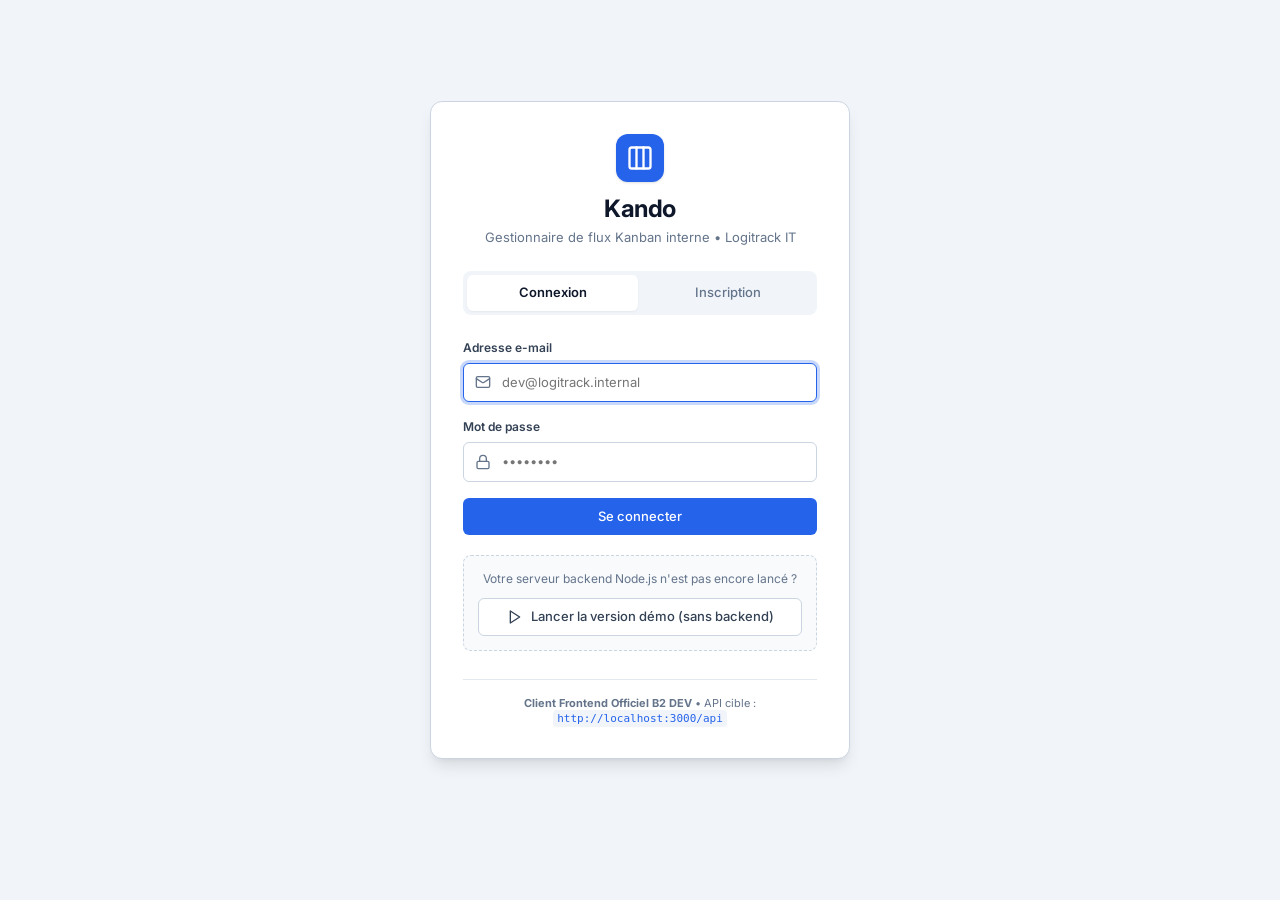
<file: index.html>
<!DOCTYPE html>
<html lang="fr">
<head>
  <meta charset="UTF-8">
  <meta name="viewport" content="width=device-width, initial-scale=1.0">
  <title>Kando - Gestionnaire Kanban | Logitrack IT</title>
  <meta name="description" content="Application Kanban interne officielle pour l'équipe IT de Logitrack. Client de test pédagogique B2 DEV.">
  <link rel="stylesheet" href="css/style.css">
  <link rel="preconnect" href="https://fonts.googleapis.com">
  <link rel="preconnect" href="https://fonts.gstatic.com" crossorigin>
  <link href="https://fonts.googleapis.com/css2?family=Inter:wght@400;500;600;700&display=swap" rel="stylesheet">
</head>
<body>

  <!-- ========================================================================= -->
  <!-- BARRE SUPÉRIEURE DE NAVIGATION (HEADER)                                   -->
  <!-- ========================================================================= -->
  <header id="app-header" class="app-header hidden">
    <!-- Logo de l'application et Badge Entreprise -->
    <div class="header-brand">
      <div class="brand-logo" aria-hidden="true">
        <svg viewBox="0 0 24 24" fill="none" stroke="currentColor" stroke-width="2" stroke-linecap="round" stroke-linejoin="round">
          <rect width="18" height="18" x="3" y="3" rx="2"/>
          <path d="M9 3v18M15 3v18"/>
        </svg>
      </div>
      <div class="brand-info">
        <span class="brand-name">Kando</span>
        <span class="badge badge-brand">Logitrack Internal</span>
      </div>
    </div>

    <!-- Sélecteur de tableaux & Actions globales du tableau -->
    <div class="header-board-controls">
      <div class="board-select-wrapper">
        <svg class="select-icon" viewBox="0 0 24 24" fill="none" stroke="currentColor" stroke-width="2" stroke-linecap="round" stroke-linejoin="round" aria-hidden="true">
          <path d="m6 9 6 6 6-6"/>
        </svg>
        <select id="board-select" class="form-select" aria-label="Sélectionner un tableau">
          <option value="">Chargement des tableaux...</option>
        </select>
      </div>

      <button type="button" class="btn btn-secondary btn-sm" id="btn-new-board" title="Créer un nouveau tableau Kanban">
        <svg viewBox="0 0 24 24" fill="none" stroke="currentColor" stroke-width="2" stroke-linecap="round" stroke-linejoin="round" aria-hidden="true">
          <line x1="12" y1="5" x2="12" y2="19"/><line x1="5" y1="12" x2="19" y2="12"/>
        </svg>
        <span>Nouveau tableau</span>
      </button>

      <button type="button" class="btn btn-danger-outline btn-sm" id="btn-delete-board" title="Supprimer le tableau actif">
        <svg viewBox="0 0 24 24" fill="none" stroke="currentColor" stroke-width="2" stroke-linecap="round" stroke-linejoin="round" aria-hidden="true">
          <path d="M3 6h18M19 6v14c0 1-1 2-2 2H7c-1 0-2-1-2-2V6M8 6V4c0-1 1-2 2-2h4c1 0 2 1 2 2v2M10 11v6M14 11v6"/>
        </svg>
        <span>Supprimer</span>
      </button>
    </div>

    <!-- Menu Utilisateur & Déconnexion -->
    <div class="header-user-menu">
      <div class="user-pill" title="Utilisateur connecté">
        <svg class="user-avatar-icon" viewBox="0 0 24 24" fill="none" stroke="currentColor" stroke-width="2" stroke-linecap="round" stroke-linejoin="round" aria-hidden="true">
          <circle cx="12" cy="8" r="5"/><path d="M20 21a8 8 0 0 0-16 0"/>
        </svg>
        <span id="user-display" class="user-display-name">...</span>
      </div>

      <button type="button" class="btn btn-secondary btn-sm" id="btn-logout" title="Se déconnecter de l'application">
        <svg viewBox="0 0 24 24" fill="none" stroke="currentColor" stroke-width="2" stroke-linecap="round" stroke-linejoin="round" aria-hidden="true">
          <path d="M9 21H5a2 2 0 0 1-2-2V5a2 2 0 0 1 2-2h4M16 17l5-5-5-5M21 12H9"/>
        </svg>
        <span>Déconnexion</span>
      </button>
    </div>
  </header>

  <!-- ========================================================================= -->
  <!-- VUE 1 : AUTHENTIFICATION (SI NON CONNECTÉ)                                 -->
  <!-- ========================================================================= -->
  <main id="auth-view" class="auth-view">
    <div class="auth-card">
      <div class="auth-header">
        <div class="auth-logo" aria-hidden="true">
          <svg viewBox="0 0 24 24" fill="none" stroke="currentColor" stroke-width="2" stroke-linecap="round" stroke-linejoin="round">
            <rect width="18" height="18" x="3" y="3" rx="2"/>
            <path d="M9 3v18M15 3v18"/>
          </svg>
        </div>
        <h1 class="auth-title">Kando</h1>
        <p class="auth-subtitle">Gestionnaire de flux Kanban interne &bull; Logitrack IT</p>
      </div>

      <!-- Onglets de bascule Connexion / Inscription -->
      <div class="auth-tabs" role="tablist">
        <button type="button" class="auth-tab-btn active" id="tab-login-btn" role="tab" aria-selected="true">
          Connexion
        </button>
        <button type="button" class="auth-tab-btn" id="tab-register-btn" role="tab" aria-selected="false">
          Inscription
        </button>
      </div>

      <!-- Formulaire de Connexion (POST /api/auth/login) -->
      <form id="form-login" class="auth-form" novalidate>
        <div class="form-group">
          <label for="login-email">Adresse e-mail</label>
          <div class="input-with-icon">
            <svg class="input-icon" viewBox="0 0 24 24" fill="none" stroke="currentColor" stroke-width="2" stroke-linecap="round" stroke-linejoin="round" aria-hidden="true">
              <rect width="20" height="16" x="2" y="4" rx="2"/><path d="m22 7-8.97 5.7a1.94 1.94 0 0 1-2.06 0L2 7"/>
            </svg>
            <input type="email" id="login-email" class="form-input" placeholder="dev@logitrack.internal" required autocomplete="email">
          </div>
        </div>

        <div class="form-group">
          <label for="login-password">Mot de passe</label>
          <div class="input-with-icon">
            <svg class="input-icon" viewBox="0 0 24 24" fill="none" stroke="currentColor" stroke-width="2" stroke-linecap="round" stroke-linejoin="round" aria-hidden="true">
              <rect width="18" height="11" x="3" y="11" rx="2" ry="2"/><path d="M7 11V7a5 5 0 0 1 10 0v4"/>
            </svg>
            <input type="password" id="login-password" class="form-input" placeholder="••••••••" required autocomplete="current-password">
          </div>
        </div>

        <button type="submit" class="btn btn-primary btn-block">
          Se connecter
        </button>
      </form>

      <!-- Formulaire d'Inscription (POST /api/auth/register) -->
      <form id="form-register" class="auth-form hidden" novalidate>
        <div class="form-group">
          <label for="register-username">Nom d'utilisateur</label>
          <div class="input-with-icon">
            <svg class="input-icon" viewBox="0 0 24 24" fill="none" stroke="currentColor" stroke-width="2" stroke-linecap="round" stroke-linejoin="round" aria-hidden="true">
              <circle cx="12" cy="8" r="5"/><path d="M20 21a8 8 0 0 0-16 0"/>
            </svg>
            <input type="text" id="register-username" class="form-input" placeholder="alex_dev" required autocomplete="username">
          </div>
        </div>

        <div class="form-group">
          <label for="register-email">Adresse e-mail</label>
          <div class="input-with-icon">
            <svg class="input-icon" viewBox="0 0 24 24" fill="none" stroke="currentColor" stroke-width="2" stroke-linecap="round" stroke-linejoin="round" aria-hidden="true">
              <rect width="20" height="16" x="2" y="4" rx="2"/><path d="m22 7-8.97 5.7a1.94 1.94 0 0 1-2.06 0L2 7"/>
            </svg>
            <input type="email" id="register-email" class="form-input" placeholder="alex@logitrack.internal" required autocomplete="email">
          </div>
        </div>

        <div class="form-group">
          <label for="register-password">Mot de passe</label>
          <div class="input-with-icon">
            <svg class="input-icon" viewBox="0 0 24 24" fill="none" stroke="currentColor" stroke-width="2" stroke-linecap="round" stroke-linejoin="round" aria-hidden="true">
              <rect width="18" height="11" x="3" y="11" rx="2" ry="2"/><path d="M7 11V7a5 5 0 0 1 10 0v4"/>
            </svg>
            <input type="password" id="register-password" class="form-input" placeholder="Au moins 6 caractères" minlength="4" required autocomplete="new-password">
          </div>
        </div>

        <button type="submit" class="btn btn-primary btn-block">
          Créer mon compte
        </button>
      </form>

      <!-- Bouton d'accès au mode Démo autonome -->
      <div class="auth-demo-banner">
        <p class="auth-demo-text">Votre serveur backend Node.js n'est pas encore lancé ?</p>
        <a href="demo.html" class="btn btn-secondary btn-block">
          <svg viewBox="0 0 24 24" fill="none" stroke="currentColor" stroke-width="2" stroke-linecap="round" stroke-linejoin="round" aria-hidden="true">
            <polygon points="5 3 19 12 5 21 5 3"/>
          </svg>
          Lancer la version démo (sans backend)
        </a>
      </div>

      <!-- Note pédagogique destinée aux étudiants -->
      <footer class="auth-pedagogic-footer">
        <p class="pedagogic-note">
          <strong>Client Frontend Officiel B2 DEV</strong> &bull; API cible : <code>http://localhost:3000/api</code>
        </p>
      </footer>
    </div>
  </main>

  <!-- ========================================================================= -->
  <!-- VUE 2 : ESPACE KANBAN (SI CONNECTÉ)                                       -->
  <!-- ========================================================================= -->
  <main id="kanban-app" class="kanban-app hidden">
    <!-- Sous-barre d'outils du tableau actif (Titre & Recherche bonus intégrée) -->
    <div id="board-sub-bar" class="board-sub-bar">
      <div class="sub-bar-left">
        <h2 id="current-board-title-text" class="current-board-title">Tableau</h2>
      </div>

      <div class="sub-bar-search">
        <div class="search-input-wrapper">
          <svg class="search-icon" viewBox="0 0 24 24" fill="none" stroke="currentColor" stroke-width="2" stroke-linecap="round" stroke-linejoin="round" aria-hidden="true">
            <circle cx="11" cy="11" r="8"/><path d="m21 21-4.3-4.3"/>
          </svg>
          <input
            type="search"
            id="search-cards-input"
            class="search-input"
            placeholder="Filtrer ou rechercher une tâche..."
            aria-label="Rechercher des cartes dans ce tableau">
          <button type="button" id="btn-clear-search" class="search-clear-btn hidden" title="Effacer la recherche" aria-label="Effacer">
            <svg viewBox="0 0 24 24" fill="none" stroke="currentColor" stroke-width="2" stroke-linecap="round" stroke-linejoin="round">
              <line x1="18" y1="6" x2="6" y2="18"/><line x1="6" y1="6" x2="18" y2="18"/>
            </svg>
          </button>
        </div>
      </div>
    </div>

    <!-- Conteneur à défilement horizontal des colonnes Kanban -->
    <div id="kanban-columns-container" class="kanban-columns-container" aria-label="Colonnes du tableau Kanban">
      <!-- Les colonnes et cartes seront injectées dynamiquement par board.js -->
    </div>
  </main>

  <!-- ========================================================================= -->
  <!-- FENÊTRES MODALES ACCESSIBLES                                              -->
  <!-- ========================================================================= -->

  <!-- 1. Modale Création de Tableau (POST /api/boards) -->
  <div id="modal-board" class="modal-overlay" role="dialog" aria-modal="true" aria-labelledby="modal-board-heading">
    <div class="modal-dialog">
      <div class="modal-header">
        <h3 id="modal-board-heading">Nouveau tableau</h3>
        <button type="button" class="btn-close" data-close-modal="modal-board" aria-label="Fermer la boîte de dialogue">
          <svg viewBox="0 0 24 24" fill="none" stroke="currentColor" stroke-width="2" stroke-linecap="round" stroke-linejoin="round">
            <line x1="18" y1="6" x2="6" y2="18"/><line x1="6" y1="6" x2="18" y2="18"/>
          </svg>
        </button>
      </div>
      <form id="form-board">
        <div class="modal-body">
          <div class="form-group">
            <label for="board-title-input">Titre du tableau</label>
            <input type="text" id="board-title-input" class="form-input" placeholder="Ex: Roadmap Q3 Logitrack" required autocomplete="off">
          </div>
        </div>
        <div class="modal-footer">
          <button type="button" class="btn btn-secondary" data-close-modal="modal-board">Annuler</button>
          <button type="submit" class="btn btn-primary">Créer le tableau</button>
        </div>
      </form>
    </div>
  </div>

  <!-- 2. Modale Ajout / Renommage de Colonne (POST ou PATCH) -->
  <div id="modal-column" class="modal-overlay" role="dialog" aria-modal="true" aria-labelledby="modal-column-heading">
    <div class="modal-dialog">
      <div class="modal-header">
        <h3 id="modal-column-heading">Ajouter une colonne</h3>
        <button type="button" class="btn-close" data-close-modal="modal-column" aria-label="Fermer la boîte de dialogue">
          <svg viewBox="0 0 24 24" fill="none" stroke="currentColor" stroke-width="2" stroke-linecap="round" stroke-linejoin="round">
            <line x1="18" y1="6" x2="6" y2="18"/><line x1="6" y1="6" x2="18" y2="18"/>
          </svg>
        </button>
      </div>
      <form id="form-column">
        <div class="modal-body">
          <div class="form-group">
            <label for="column-modal-title">Nom de la colonne</label>
            <input type="text" id="column-modal-title" class="form-input" placeholder="Ex: En cours, En revue, Terminé..." required autocomplete="off">
          </div>
        </div>
        <div class="modal-footer">
          <button type="button" class="btn btn-secondary" data-close-modal="modal-column">Annuler</button>
          <button type="submit" class="btn btn-primary">Enregistrer</button>
        </div>
      </form>
    </div>
  </div>

  <!-- 3. Modale Ajout / Édition de Carte (POST ou PATCH) -->
  <div id="modal-card" class="modal-overlay" role="dialog" aria-modal="true" aria-labelledby="modal-card-heading">
    <div class="modal-dialog">
      <div class="modal-header">
        <h3 id="modal-card-heading">Ajouter une nouvelle tâche</h3>
        <button type="button" class="btn-close" data-close-modal="modal-card" aria-label="Fermer la boîte de dialogue">
          <svg viewBox="0 0 24 24" fill="none" stroke="currentColor" stroke-width="2" stroke-linecap="round" stroke-linejoin="round">
            <line x1="18" y1="6" x2="6" y2="18"/><line x1="6" y1="6" x2="18" y2="18"/>
          </svg>
        </button>
      </div>
      <form id="form-card">
        <div class="modal-body">
          <div class="form-group">
            <label for="card-modal-title">Titre de la tâche</label>
            <input type="text" id="card-modal-title" class="form-input" placeholder="Ex: Corriger le bug du middleware JWT" required autocomplete="off">
          </div>
          <div class="form-group">
            <label for="card-modal-desc">Description (optionnelle)</label>
            <textarea id="card-modal-desc" class="form-textarea" rows="4" placeholder="Détails techniques, étapes de reproduction, critères d'acceptation..."></textarea>
          </div>
        </div>
        <div class="modal-footer">
          <button type="button" class="btn btn-secondary" data-close-modal="modal-card">Annuler</button>
          <button type="submit" class="btn btn-primary">Enregistrer la tâche</button>
        </div>
      </form>
    </div>
  </div>

  <!-- 4. Modale de Confirmation de Suppression -->
  <div id="modal-confirm" class="modal-overlay" role="dialog" aria-modal="true" aria-labelledby="modal-confirm-title">
    <div class="modal-dialog modal-dialog-sm">
      <div class="modal-header">
        <h3 id="modal-confirm-title">Confirmation</h3>
        <button type="button" class="btn-close" data-close-modal="modal-confirm" aria-label="Fermer">
          <svg viewBox="0 0 24 24" fill="none" stroke="currentColor" stroke-width="2" stroke-linecap="round" stroke-linejoin="round">
            <line x1="18" y1="6" x2="6" y2="18"/><line x1="6" y1="6" x2="18" y2="18"/>
          </svg>
        </button>
      </div>
      <div class="modal-body">
        <p id="modal-confirm-message" class="confirm-message">Êtes-vous sûr de vouloir supprimer cet élément ?</p>
      </div>
      <div class="modal-footer">
        <button type="button" class="btn btn-secondary" data-close-modal="modal-confirm">Annuler</button>
        <button type="button" class="btn btn-danger" id="modal-confirm-btn">Supprimer définitivement</button>
      </div>
    </div>
  </div>

  <!-- ========================================================================= -->
  <!-- CONTENEUR DE NOTIFICATIONS FLOTTANTES (TOASTS)                            -->
  <!-- ========================================================================= -->
  <div id="toast-container" class="toast-container" aria-live="polite" aria-atomic="true"></div>

  <!-- Point d'entrée JavaScript (ES Modules natifs) -->
  <script type="module" src="js/app.js"></script>
</body>
</html>
</file>
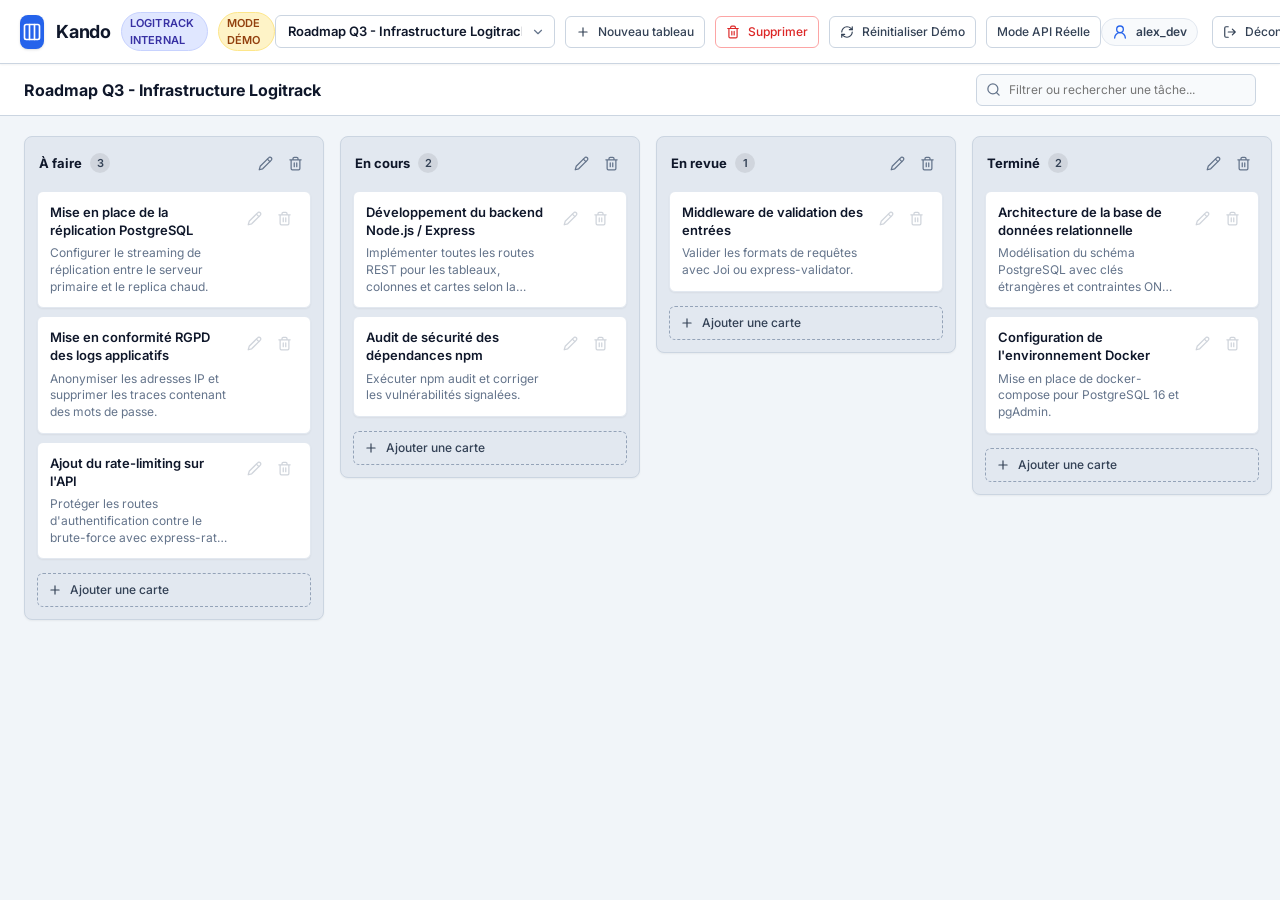
<file: demo.html>
<!DOCTYPE html>
<html lang="fr">
<head>
  <meta charset="UTF-8">
  <meta name="viewport" content="width=device-width, initial-scale=1.0">
  <title>Kando [Mode Démo] - Gestionnaire Kanban | Logitrack IT</title>
  <meta name="description" content="Version Démo autonome du frontend Kando sans backend requis. Client de test pédagogique B2 DEV.">
  <link rel="stylesheet" href="css/style.css">
  <link rel="preconnect" href="https://fonts.googleapis.com">
  <link rel="preconnect" href="https://fonts.gstatic.com" crossorigin>
  <link href="https://fonts.googleapis.com/css2?family=Inter:wght@400;500;600;700&display=swap" rel="stylesheet">
</head>
<body>

  <!-- ========================================================================= -->
  <!-- BARRE SUPÉRIEURE DE NAVIGATION (HEADER)                                   -->
  <!-- ========================================================================= -->
  <header id="app-header" class="app-header hidden">
    <!-- Logo de l'application et Badges -->
    <div class="header-brand">
      <div class="brand-logo" aria-hidden="true">
        <svg viewBox="0 0 24 24" fill="none" stroke="currentColor" stroke-width="2" stroke-linecap="round" stroke-linejoin="round">
          <rect width="18" height="18" x="3" y="3" rx="2"/>
          <path d="M9 3v18M15 3v18"/>
        </svg>
      </div>
      <div class="brand-info">
        <span class="brand-name">Kando</span>
        <span class="badge badge-brand">Logitrack Internal</span>
        <span class="badge badge-demo" title="Cette version fonctionne de manière autonome avec une base simulée">Mode Démo</span>
      </div>
    </div>

    <!-- Sélecteur de tableaux & Actions globales du tableau -->
    <div class="header-board-controls">
      <div class="board-select-wrapper">
        <svg class="select-icon" viewBox="0 0 24 24" fill="none" stroke="currentColor" stroke-width="2" stroke-linecap="round" stroke-linejoin="round" aria-hidden="true">
          <path d="m6 9 6 6 6-6"/>
        </svg>
        <select id="board-select" class="form-select" aria-label="Sélectionner un tableau">
          <option value="">Chargement des tableaux...</option>
        </select>
      </div>

      <button type="button" class="btn btn-secondary btn-sm" id="btn-new-board" title="Créer un nouveau tableau Kanban">
        <svg viewBox="0 0 24 24" fill="none" stroke="currentColor" stroke-width="2" stroke-linecap="round" stroke-linejoin="round" aria-hidden="true">
          <line x1="12" y1="5" x2="12" y2="19"/><line x1="5" y1="12" x2="19" y2="12"/>
        </svg>
        <span>Nouveau tableau</span>
      </button>

      <button type="button" class="btn btn-danger-outline btn-sm" id="btn-delete-board" title="Supprimer le tableau actif">
        <svg viewBox="0 0 24 24" fill="none" stroke="currentColor" stroke-width="2" stroke-linecap="round" stroke-linejoin="round" aria-hidden="true">
          <path d="M3 6h18M19 6v14c0 1-1 2-2 2H7c-1 0-2-1-2-2V6M8 6V4c0-1 1-2 2-2h4c1 0 2 1 2 2v2M10 11v6M14 11v6"/>
        </svg>
        <span>Supprimer</span>
      </button>

      <button type="button" class="btn btn-secondary btn-sm" id="btn-reset-demo" title="Réinitialiser les données de démonstration par défaut">
        <svg viewBox="0 0 24 24" fill="none" stroke="currentColor" stroke-width="2" stroke-linecap="round" stroke-linejoin="round" aria-hidden="true">
          <path d="M3 12a9 9 0 0 1 9-9 9.75 9.75 0 0 1 6.74 2.74L21 8"/><path d="M21 3v5h-5"/><path d="M21 12a9 9 0 0 1-9 9 9.75 9.75 0 0 1-6.74-2.74L3 16"/><path d="M8 16H3v5"/>
        </svg>
        <span>Réinitialiser Démo</span>
      </button>

      <a href="index.html" class="btn btn-secondary btn-sm" title="Basculer vers le client connecté à l'API réelle">
        <span>Mode API Réelle</span>
      </a>
    </div>

    <!-- Menu Utilisateur & Déconnexion -->
    <div class="header-user-menu">
      <div class="user-pill" title="Utilisateur démo connecté">
        <svg class="user-avatar-icon" viewBox="0 0 24 24" fill="none" stroke="currentColor" stroke-width="2" stroke-linecap="round" stroke-linejoin="round" aria-hidden="true">
          <circle cx="12" cy="8" r="5"/><path d="M20 21a8 8 0 0 0-16 0"/>
        </svg>
        <span id="user-display" class="user-display-name">alex_dev</span>
      </div>

      <button type="button" class="btn btn-secondary btn-sm" id="btn-logout" title="Se déconnecter">
        <svg viewBox="0 0 24 24" fill="none" stroke="currentColor" stroke-width="2" stroke-linecap="round" stroke-linejoin="round" aria-hidden="true">
          <path d="M9 21H5a2 2 0 0 1-2-2V5a2 2 0 0 1 2-2h4M16 17l5-5-5-5M21 12H9"/>
        </svg>
        <span>Déconnexion</span>
      </button>
    </div>
  </header>

  <!-- ========================================================================= -->
  <!-- VUE 1 : AUTHENTIFICATION (SI NON CONNECTÉ)                                 -->
  <!-- ========================================================================= -->
  <main id="auth-view" class="auth-view">
    <div class="auth-card">
      <div class="auth-header">
        <div class="auth-logo" aria-hidden="true">
          <svg viewBox="0 0 24 24" fill="none" stroke="currentColor" stroke-width="2" stroke-linecap="round" stroke-linejoin="round">
            <rect width="18" height="18" x="3" y="3" rx="2"/>
            <path d="M9 3v18M15 3v18"/>
          </svg>
        </div>
        <h1 class="auth-title">Kando <span class="badge badge-demo">Démo</span></h1>
        <p class="auth-subtitle">Version autonome sans backend &bull; Logitrack IT</p>
      </div>

      <!-- Bouton d'accès direct démo -->
      <div style="margin-bottom: 20px;">
        <button type="button" class="btn btn-primary btn-block" id="btn-demo-quick-login">
          Accéder directement au tableau (alex_dev)
        </button>
      </div>

      <!-- Onglets de bascule Connexion / Inscription -->
      <div class="auth-tabs" role="tablist">
        <button type="button" class="auth-tab-btn active" id="tab-login-btn" role="tab" aria-selected="true">
          Connexion
        </button>
        <button type="button" class="auth-tab-btn" id="tab-register-btn" role="tab" aria-selected="false">
          Inscription
        </button>
      </div>

      <!-- Formulaire de Connexion -->
      <form id="form-login" class="auth-form" novalidate>
        <div class="form-group">
          <label for="login-email">Adresse e-mail</label>
          <div class="input-with-icon">
            <svg class="input-icon" viewBox="0 0 24 24" fill="none" stroke="currentColor" stroke-width="2" stroke-linecap="round" stroke-linejoin="round" aria-hidden="true">
              <rect width="20" height="16" x="2" y="4" rx="2"/><path d="m22 7-8.97 5.7a1.94 1.94 0 0 1-2.06 0L2 7"/>
            </svg>
            <input type="email" id="login-email" class="form-input" value="alex@logitrack.internal" required autocomplete="email">
          </div>
        </div>

        <div class="form-group">
          <label for="login-password">Mot de passe</label>
          <div class="input-with-icon">
            <svg class="input-icon" viewBox="0 0 24 24" fill="none" stroke="currentColor" stroke-width="2" stroke-linecap="round" stroke-linejoin="round" aria-hidden="true">
              <rect width="18" height="11" x="3" y="11" rx="2" ry="2"/><path d="M7 11V7a5 5 0 0 1 10 0v4"/>
            </svg>
            <input type="password" id="login-password" class="form-input" value="Password123!" required autocomplete="current-password">
          </div>
        </div>

        <button type="submit" class="btn btn-primary btn-block">
          Se connecter
        </button>
      </form>

      <!-- Formulaire d'Inscription -->
      <form id="form-register" class="auth-form hidden" novalidate>
        <div class="form-group">
          <label for="register-username">Nom d'utilisateur</label>
          <div class="input-with-icon">
            <svg class="input-icon" viewBox="0 0 24 24" fill="none" stroke="currentColor" stroke-width="2" stroke-linecap="round" stroke-linejoin="round" aria-hidden="true">
              <circle cx="12" cy="8" r="5"/><path d="M20 21a8 8 0 0 0-16 0"/>
            </svg>
            <input type="text" id="register-username" class="form-input" placeholder="alex_dev" required autocomplete="username">
          </div>
        </div>

        <div class="form-group">
          <label for="register-email">Adresse e-mail</label>
          <div class="input-with-icon">
            <svg class="input-icon" viewBox="0 0 24 24" fill="none" stroke="currentColor" stroke-width="2" stroke-linecap="round" stroke-linejoin="round" aria-hidden="true">
              <rect width="20" height="16" x="2" y="4" rx="2"/><path d="m22 7-8.97 5.7a1.94 1.94 0 0 1-2.06 0L2 7"/>
            </svg>
            <input type="email" id="register-email" class="form-input" placeholder="alex@logitrack.internal" required autocomplete="email">
          </div>
        </div>

        <div class="form-group">
          <label for="register-password">Mot de passe</label>
          <div class="input-with-icon">
            <svg class="input-icon" viewBox="0 0 24 24" fill="none" stroke="currentColor" stroke-width="2" stroke-linecap="round" stroke-linejoin="round" aria-hidden="true">
              <rect width="18" height="11" x="3" y="11" rx="2" ry="2"/><path d="M7 11V7a5 5 0 0 1 10 0v4"/>
            </svg>
            <input type="password" id="register-password" class="form-input" placeholder="Au moins 6 caractères" minlength="4" required autocomplete="new-password">
          </div>
        </div>

        <button type="submit" class="btn btn-primary btn-block">
          Créer mon compte démo
        </button>
      </form>

      <div class="auth-demo-banner">
        <a href="index.html" class="btn btn-secondary btn-block">
          Passer au mode API réelle (index.html)
        </a>
      </div>
    </div>
  </main>

  <!-- ========================================================================= -->
  <!-- VUE 2 : ESPACE KANBAN                                                     -->
  <!-- ========================================================================= -->
  <main id="kanban-app" class="kanban-app hidden">
    <!-- Sous-barre d'outils du tableau actif (Titre & Recherche bonus intégrée) -->
    <div id="board-sub-bar" class="board-sub-bar">
      <div class="sub-bar-left">
        <h2 id="current-board-title-text" class="current-board-title">Tableau</h2>
      </div>

      <div class="sub-bar-search">
        <div class="search-input-wrapper">
          <svg class="search-icon" viewBox="0 0 24 24" fill="none" stroke="currentColor" stroke-width="2" stroke-linecap="round" stroke-linejoin="round" aria-hidden="true">
            <circle cx="11" cy="11" r="8"/><path d="m21 21-4.3-4.3"/>
          </svg>
          <input
            type="search"
            id="search-cards-input"
            class="search-input"
            placeholder="Filtrer ou rechercher une tâche..."
            aria-label="Rechercher des cartes dans ce tableau">
          <button type="button" id="btn-clear-search" class="search-clear-btn hidden" title="Effacer la recherche" aria-label="Effacer">
            <svg viewBox="0 0 24 24" fill="none" stroke="currentColor" stroke-width="2" stroke-linecap="round" stroke-linejoin="round">
              <line x1="18" y1="6" x2="6" y2="18"/><line x1="6" y1="6" x2="18" y2="18"/>
            </svg>
          </button>
        </div>
      </div>
    </div>

    <!-- Conteneur à défilement horizontal des colonnes Kanban -->
    <div id="kanban-columns-container" class="kanban-columns-container" aria-label="Colonnes du tableau Kanban">
      <!-- Les colonnes et cartes seront injectées dynamiquement par board.js -->
    </div>
  </main>

  <!-- ========================================================================= -->
  <!-- FENÊTRES MODALES ACCESSIBLES                                              -->
  <!-- ========================================================================= -->

  <!-- 1. Modale Création de Tableau -->
  <div id="modal-board" class="modal-overlay" role="dialog" aria-modal="true" aria-labelledby="modal-board-heading">
    <div class="modal-dialog">
      <div class="modal-header">
        <h3 id="modal-board-heading">Nouveau tableau</h3>
        <button type="button" class="btn-close" data-close-modal="modal-board" aria-label="Fermer la boîte de dialogue">
          <svg viewBox="0 0 24 24" fill="none" stroke="currentColor" stroke-width="2" stroke-linecap="round" stroke-linejoin="round">
            <line x1="18" y1="6" x2="6" y2="18"/><line x1="6" y1="6" x2="18" y2="18"/>
          </svg>
        </button>
      </div>
      <form id="form-board">
        <div class="modal-body">
          <div class="form-group">
            <label for="board-title-input">Titre du tableau</label>
            <input type="text" id="board-title-input" class="form-input" placeholder="Ex: Roadmap Q4 Logitrack" required autocomplete="off">
          </div>
        </div>
        <div class="modal-footer">
          <button type="button" class="btn btn-secondary" data-close-modal="modal-board">Annuler</button>
          <button type="submit" class="btn btn-primary">Créer le tableau</button>
        </div>
      </form>
    </div>
  </div>

  <!-- 2. Modale Ajout / Renommage de Colonne -->
  <div id="modal-column" class="modal-overlay" role="dialog" aria-modal="true" aria-labelledby="modal-column-heading">
    <div class="modal-dialog">
      <div class="modal-header">
        <h3 id="modal-column-heading">Ajouter une colonne</h3>
        <button type="button" class="btn-close" data-close-modal="modal-column" aria-label="Fermer la boîte de dialogue">
          <svg viewBox="0 0 24 24" fill="none" stroke="currentColor" stroke-width="2" stroke-linecap="round" stroke-linejoin="round">
            <line x1="18" y1="6" x2="6" y2="18"/><line x1="6" y1="6" x2="18" y2="18"/>
          </svg>
        </button>
      </div>
      <form id="form-column">
        <div class="modal-body">
          <div class="form-group">
            <label for="column-modal-title">Nom de la colonne</label>
            <input type="text" id="column-modal-title" class="form-input" placeholder="Ex: En cours, En revue, Terminé..." required autocomplete="off">
          </div>
        </div>
        <div class="modal-footer">
          <button type="button" class="btn btn-secondary" data-close-modal="modal-column">Annuler</button>
          <button type="submit" class="btn btn-primary">Enregistrer</button>
        </div>
      </form>
    </div>
  </div>

  <!-- 3. Modale Ajout / Édition de Carte -->
  <div id="modal-card" class="modal-overlay" role="dialog" aria-modal="true" aria-labelledby="modal-card-heading">
    <div class="modal-dialog">
      <div class="modal-header">
        <h3 id="modal-card-heading">Ajouter une nouvelle tâche</h3>
        <button type="button" class="btn-close" data-close-modal="modal-card" aria-label="Fermer la boîte de dialogue">
          <svg viewBox="0 0 24 24" fill="none" stroke="currentColor" stroke-width="2" stroke-linecap="round" stroke-linejoin="round">
            <line x1="18" y1="6" x2="6" y2="18"/><line x1="6" y1="6" x2="18" y2="18"/>
          </svg>
        </button>
      </div>
      <form id="form-card">
        <div class="modal-body">
          <div class="form-group">
            <label for="card-modal-title">Titre de la tâche</label>
            <input type="text" id="card-modal-title" class="form-input" placeholder="Ex: Corriger le bug du middleware JWT" required autocomplete="off">
          </div>
          <div class="form-group">
            <label for="card-modal-desc">Description (optionnelle)</label>
            <textarea id="card-modal-desc" class="form-textarea" rows="4" placeholder="Détails techniques, étapes de reproduction, critères d'acceptation..."></textarea>
          </div>
        </div>
        <div class="modal-footer">
          <button type="button" class="btn btn-secondary" data-close-modal="modal-card">Annuler</button>
          <button type="submit" class="btn btn-primary">Enregistrer la tâche</button>
        </div>
      </form>
    </div>
  </div>

  <!-- 4. Modale de Confirmation de Suppression -->
  <div id="modal-confirm" class="modal-overlay" role="dialog" aria-modal="true" aria-labelledby="modal-confirm-title">
    <div class="modal-dialog modal-dialog-sm">
      <div class="modal-header">
        <h3 id="modal-confirm-title">Confirmation</h3>
        <button type="button" class="btn-close" data-close-modal="modal-confirm" aria-label="Fermer">
          <svg viewBox="0 0 24 24" fill="none" stroke="currentColor" stroke-width="2" stroke-linecap="round" stroke-linejoin="round">
            <line x1="18" y1="6" x2="6" y2="18"/><line x1="6" y1="6" x2="18" y2="18"/>
          </svg>
        </button>
      </div>
      <div class="modal-body">
        <p id="modal-confirm-message" class="confirm-message">Êtes-vous sûr de vouloir supprimer cet élément ?</p>
      </div>
      <div class="modal-footer">
        <button type="button" class="btn btn-secondary" data-close-modal="modal-confirm">Annuler</button>
        <button type="button" class="btn btn-danger" id="modal-confirm-btn">Supprimer définitivement</button>
      </div>
    </div>
  </div>

  <!-- Toast Container -->
  <div id="toast-container" class="toast-container" aria-live="polite" aria-atomic="true"></div>

  <!-- Script ES Module -->
  <script type="module" src="js/app.js"></script>
</body>
</html>
</file>
<file: css/style.css>
/**
 * Kando - Stylesheet Officielle
 * Design moderne, épuré et contrasté inspiré de Linear et Trello.
 *
 * PALETTE DE COULEURS :
 * - Primaire / Indigo : #2563eb / #1d4ed8
 * - Fond d'application : #f8fafc / #f1f5f9
 * - Colonnes : #e2e8f0 (bordures #cbd5e1)
 * - Cartes : #ffffff avec ombres légères et feedback au survol/drag
 * - Textes : #0f172a (titres), #334155 (corps), #64748b (atténué)
 */

/* ==========================================================================
   1. VARIABLES CSS & RESET GLOBAL
   ========================================================================== */
:root {
  --primary: #2563eb;
  --primary-hover: #1d4ed8;
  --primary-light: #eff6ff;
  --primary-focus: rgba(37, 99, 235, 0.25);

  --danger: #dc2626;
  --danger-hover: #b91c1c;
  --danger-light: #fef2f2;
  --danger-focus: rgba(220, 38, 38, 0.25);

  --success: #16a34a;
  --success-light: #f0fdf4;

  --warning: #d97706;
  --warning-light: #fffbeb;

  --bg-app: #f1f5f9;
  --bg-header: #ffffff;
  --bg-column: #e2e8f0;
  --bg-card: #ffffff;
  --bg-input: #ffffff;

  --text-main: #0f172a;
  --text-secondary: #334155;
  --text-muted: #64748b;
  --text-inverted: #ffffff;

  --border-subtle: #e2e8f0;
  --border-medium: #cbd5e1;
  --border-strong: #94a3b8;

  --radius-xs: 4px;
  --radius-sm: 6px;
  --radius-md: 8px;
  --radius-lg: 12px;
  --radius-xl: 16px;

  --shadow-xs: 0 1px 2px 0 rgba(0, 0, 0, 0.05);
  --shadow-sm: 0 1px 3px 0 rgba(0, 0, 0, 0.1), 0 1px 2px -1px rgba(0, 0, 0, 0.1);
  --shadow-md: 0 4px 6px -1px rgba(0, 0, 0, 0.08), 0 2px 4px -2px rgba(0, 0, 0, 0.05);
  --shadow-lg: 0 10px 15px -3px rgba(0, 0, 0, 0.1), 0 4px 6px -4px rgba(0, 0, 0, 0.08);

  --transition-fast: 150ms cubic-bezier(0.4, 0, 0.2, 1);
  --transition-normal: 200ms cubic-bezier(0.4, 0, 0.2, 1);

  --header-height: 64px;
  --sub-bar-height: 52px;
}

*, *::before, *::after {
  box-sizing: border-box;
  margin: 0;
  padding: 0;
}

html, body {
  height: 100%;
  font-family: 'Inter', -apple-system, BlinkMacSystemFont, "Segoe UI", Roboto, Helvetica, Arial, sans-serif;
  font-size: 14px;
  line-height: 1.5;
  color: var(--text-main);
  background-color: var(--bg-app);
  -webkit-font-smoothing: antialiased;
}

/* ==========================================================================
   2. TYPOGRAPHIE & ÉLÉMENTS UTILITAIRES
   ========================================================================== */
.hidden {
  display: none !important;
}

h1, h2, h3, h4 {
  color: var(--text-main);
  font-weight: 600;
  line-height: 1.25;
}

a {
  color: var(--primary);
  text-decoration: none;
}

button, input, select, textarea {
  font: inherit;
  color: inherit;
}

/* ==========================================================================
   3. BOUTONS & BADGES
   ========================================================================== */
.btn {
  display: inline-flex;
  align-items: center;
  justify-content: center;
  gap: 8px;
  padding: 8px 14px;
  font-size: 13px;
  font-weight: 500;
  border-radius: var(--radius-sm);
  border: 1px solid transparent;
  cursor: pointer;
  transition: all var(--transition-fast);
  white-space: nowrap;
  user-select: none;
}

.btn svg {
  width: 16px;
  height: 16px;
  flex-shrink: 0;
}

.btn-primary {
  background-color: var(--primary);
  color: var(--text-inverted);
}

.btn-primary:hover:not(:disabled) {
  background-color: var(--primary-hover);
  box-shadow: var(--shadow-sm);
}

.btn-secondary {
  background-color: #ffffff;
  border-color: var(--border-medium);
  color: var(--text-secondary);
}

.btn-secondary:hover:not(:disabled) {
  background-color: #f8fafc;
  border-color: var(--border-strong);
  color: var(--text-main);
}

.btn-danger {
  background-color: var(--danger);
  color: var(--text-inverted);
}

.btn-danger:hover:not(:disabled) {
  background-color: var(--danger-hover);
}

.btn-danger-outline {
  background-color: transparent;
  border-color: #fca5a5;
  color: var(--danger);
}

.btn-danger-outline:hover:not(:disabled) {
  background-color: var(--danger-light);
  border-color: var(--danger);
}

.btn-sm {
  padding: 6px 10px;
  font-size: 12px;
}

.btn-sm svg {
  width: 14px;
  height: 14px;
}

.btn-block {
  width: 100%;
}

.btn:disabled {
  opacity: 0.6;
  cursor: not-allowed;
}

.btn-icon {
  display: inline-flex;
  align-items: center;
  justify-content: center;
  width: 28px;
  height: 28px;
  padding: 0;
  border: none;
  background: transparent;
  color: var(--text-muted);
  border-radius: var(--radius-xs);
  cursor: pointer;
  transition: all var(--transition-fast);
}

.btn-icon svg {
  width: 15px;
  height: 15px;
}

.btn-icon:hover {
  background-color: rgba(0, 0, 0, 0.06);
  color: var(--text-main);
}

.btn-icon-danger:hover {
  background-color: var(--danger-light);
  color: var(--danger);
}

.badge {
  display: inline-flex;
  align-items: center;
  padding: 2px 8px;
  font-size: 11px;
  font-weight: 600;
  letter-spacing: 0.02em;
  border-radius: 9999px;
  text-transform: uppercase;
}

.badge-brand {
  background-color: #e0e7ff;
  color: #3730a3;
  border: 1px solid #c7d2fe;
}

.badge-demo {
  background-color: #fef3c7;
  color: #92400e;
  border: 1px solid #fde68a;
}

.cards-count-badge {
  display: inline-flex;
  align-items: center;
  justify-content: center;
  min-width: 20px;
  height: 20px;
  padding: 0 6px;
  background-color: rgba(0, 0, 0, 0.08);
  color: var(--text-secondary);
  font-size: 11px;
  font-weight: 600;
  border-radius: 9999px;
}

/* ==========================================================================
   4. EN-TÊTE SUPÉRIEURE (HEADER)
   ========================================================================== */
.app-header {
  height: var(--header-height);
  background-color: var(--bg-header);
  border-bottom: 1px solid var(--border-medium);
  display: flex;
  align-items: center;
  justify-content: space-between;
  padding: 0 20px;
  position: sticky;
  top: 0;
  z-index: 50;
  box-shadow: var(--shadow-xs);
}

.header-brand {
  display: flex;
  align-items: center;
  gap: 12px;
}

.brand-logo {
  display: flex;
  align-items: center;
  justify-content: center;
  width: 34px;
  height: 34px;
  background-color: var(--primary);
  color: #ffffff;
  border-radius: var(--radius-md);
  box-shadow: var(--shadow-sm);
}

.brand-logo svg {
  width: 20px;
  height: 20px;
}

.brand-info {
  display: flex;
  align-items: center;
  gap: 10px;
}

.brand-name {
  font-size: 18px;
  font-weight: 700;
  letter-spacing: -0.02em;
  color: var(--text-main);
}

.header-board-controls {
  display: flex;
  align-items: center;
  gap: 10px;
}

.board-select-wrapper {
  position: relative;
  display: flex;
  align-items: center;
}

.board-select-wrapper .select-icon {
  position: absolute;
  right: 10px;
  width: 14px;
  height: 14px;
  color: var(--text-muted);
  pointer-events: none;
}

.form-select {
  appearance: none;
  background-color: #ffffff;
  border: 1px solid var(--border-medium);
  border-radius: var(--radius-sm);
  padding: 6px 32px 6px 12px;
  font-size: 13px;
  font-weight: 600;
  color: var(--text-main);
  cursor: pointer;
  outline: none;
  transition: all var(--transition-fast);
  min-width: 180px;
  max-width: 280px;
}

.form-select:focus {
  border-color: var(--primary);
  box-shadow: 0 0 0 3px var(--primary-focus);
}

.header-user-menu {
  display: flex;
  align-items: center;
  gap: 14px;
}

.user-pill {
  display: flex;
  align-items: center;
  gap: 8px;
  padding: 4px 10px;
  background-color: #f8fafc;
  border: 1px solid var(--border-subtle);
  border-radius: 9999px;
}

.user-avatar-icon {
  width: 16px;
  height: 16px;
  color: var(--primary);
}

.user-display-name {
  font-size: 12px;
  font-weight: 600;
  color: var(--text-secondary);
}

/* ==========================================================================
   5. VUE AUTHENTIFICATION
   ========================================================================== */
.auth-view {
  min-height: calc(100vh - 40px);
  display: flex;
  align-items: center;
  justify-content: center;
  padding: 20px;
}

.auth-card {
  width: 100%;
  max-width: 420px;
  background-color: #ffffff;
  border: 1px solid var(--border-medium);
  border-radius: var(--radius-lg);
  box-shadow: var(--shadow-lg);
  padding: 32px;
}

.auth-header {
  text-align: center;
  margin-bottom: 24px;
}

.auth-logo {
  display: inline-flex;
  align-items: center;
  justify-content: center;
  width: 48px;
  height: 48px;
  background-color: var(--primary);
  color: #ffffff;
  border-radius: var(--radius-lg);
  margin-bottom: 12px;
  box-shadow: var(--shadow-sm);
}

.auth-logo svg {
  width: 28px;
  height: 28px;
}

.auth-title {
  font-size: 24px;
  font-weight: 700;
  color: var(--text-main);
  letter-spacing: -0.02em;
}

.auth-subtitle {
  font-size: 13px;
  color: var(--text-muted);
  margin-top: 4px;
}

.auth-tabs {
  display: grid;
  grid-template-columns: 1fr 1fr;
  gap: 4px;
  background-color: #f1f5f9;
  padding: 4px;
  border-radius: var(--radius-md);
  margin-bottom: 24px;
}

.auth-tab-btn {
  padding: 8px;
  font-size: 13px;
  font-weight: 500;
  color: var(--text-muted);
  background: transparent;
  border: none;
  border-radius: var(--radius-sm);
  cursor: pointer;
  transition: all var(--transition-fast);
}

.auth-tab-btn.active {
  background-color: #ffffff;
  color: var(--text-main);
  font-weight: 600;
  box-shadow: var(--shadow-xs);
}

.auth-form {
  display: flex;
  flex-direction: column;
  gap: 16px;
}

.form-group {
  display: flex;
  flex-direction: column;
  gap: 6px;
}

.form-group label {
  font-size: 12px;
  font-weight: 600;
  color: var(--text-secondary);
}

.input-with-icon {
  position: relative;
  display: flex;
  align-items: center;
}

.input-icon {
  position: absolute;
  left: 12px;
  width: 16px;
  height: 16px;
  color: var(--text-muted);
  pointer-events: none;
}

.form-input, .form-textarea {
  width: 100%;
  padding: 9px 12px;
  font-size: 13px;
  color: var(--text-main);
  background-color: var(--bg-input);
  border: 1px solid var(--border-medium);
  border-radius: var(--radius-sm);
  outline: none;
  transition: all var(--transition-fast);
}

.input-with-icon .form-input {
  padding-left: 38px;
}

.form-input:focus, .form-textarea:focus {
  border-color: var(--primary);
  box-shadow: 0 0 0 3px var(--primary-focus);
}

.form-textarea {
  resize: vertical;
  line-height: 1.5;
}

.auth-demo-banner {
  margin-top: 20px;
  padding: 14px;
  background-color: #f8fafc;
  border: 1px dashed var(--border-medium);
  border-radius: var(--radius-md);
  text-align: center;
}

.auth-demo-text {
  font-size: 12px;
  color: var(--text-muted);
  margin-bottom: 10px;
}

.auth-pedagogic-footer {
  margin-top: 28px;
  padding-top: 16px;
  border-top: 1px solid var(--border-subtle);
  text-align: center;
}

.pedagogic-note {
  font-size: 11px;
  color: var(--text-muted);
  line-height: 1.4;
}

.pedagogic-note code {
  background-color: #f1f5f9;
  padding: 2px 4px;
  border-radius: var(--radius-xs);
  color: var(--primary);
  font-family: monospace;
}

/* ==========================================================================
   6. VUE KANBAN (BOARD APP)
   ========================================================================== */
.kanban-app {
  display: flex;
  flex-direction: column;
  height: calc(100vh - var(--header-height));
  overflow: hidden;
}

/* Sous-barre d'outils */
.board-sub-bar {
  height: var(--sub-bar-height);
  background-color: #ffffff;
  border-bottom: 1px solid var(--border-medium);
  display: flex;
  align-items: center;
  justify-content: space-between;
  padding: 0 24px;
  flex-shrink: 0;
}

.current-board-title {
  font-size: 16px;
  font-weight: 700;
  color: var(--text-main);
}

.sub-bar-search {
  display: flex;
  align-items: center;
}

.search-input-wrapper {
  position: relative;
  display: flex;
  align-items: center;
  width: 280px;
}

.search-input-wrapper .search-icon {
  position: absolute;
  left: 10px;
  width: 15px;
  height: 15px;
  color: var(--text-muted);
  pointer-events: none;
}

.search-input {
  width: 100%;
  padding: 6px 30px 6px 32px;
  font-size: 12px;
  background-color: #f8fafc;
  border: 1px solid var(--border-medium);
  border-radius: var(--radius-sm);
  outline: none;
  transition: all var(--transition-fast);
}

.search-input:focus {
  background-color: #ffffff;
  border-color: var(--primary);
  box-shadow: 0 0 0 3px var(--primary-focus);
  width: 320px;
}

.search-clear-btn {
  position: absolute;
  right: 8px;
  background: transparent;
  border: none;
  cursor: pointer;
  color: var(--text-muted);
  display: flex;
  align-items: center;
  justify-content: center;
  padding: 2px;
}

.search-clear-btn svg {
  width: 14px;
  height: 14px;
}

/* ==========================================================================
   7. CONTENEUR HORIZONTAL DU BOARD & COLONNES
   ========================================================================== */
.kanban-columns-container {
  flex: 1;
  display: flex;
  align-items: flex-start;
  gap: 16px;
  padding: 20px 24px;
  overflow-x: auto;
  overflow-y: hidden;
  user-select: none;
}

/* Style de colonne Kanban */
.kanban-column {
  width: 300px;
  min-width: 300px;
  max-width: 300px;
  background-color: var(--bg-column);
  border: 1px solid var(--border-medium);
  border-radius: var(--radius-md);
  display: flex;
  flex-direction: column;
  max-height: calc(100vh - var(--header-height) - var(--sub-bar-height) - 40px);
  box-shadow: var(--shadow-xs);
  transition: border-color var(--transition-fast);
}

.kanban-column-header {
  padding: 12px 14px 8px 14px;
  display: flex;
  align-items: center;
  justify-content: space-between;
  gap: 8px;
}

.kanban-column-title-wrap {
  display: flex;
  align-items: center;
  gap: 8px;
  overflow: hidden;
}

.kanban-column-title {
  font-size: 13px;
  font-weight: 700;
  color: var(--text-main);
  white-space: nowrap;
  overflow: hidden;
  text-overflow: ellipsis;
  cursor: pointer;
}

.kanban-column-title:hover {
  color: var(--primary);
  text-decoration: underline;
}

.column-actions {
  display: flex;
  align-items: center;
  gap: 2px;
}

/* Liste scrollable des cartes de la colonne (Dropzone) */
.kanban-cards-list {
  flex: 1;
  overflow-y: auto;
  padding: 6px 12px;
  display: flex;
  flex-direction: column;
  gap: 8px;
  min-height: 40px;
  transition: background-color var(--transition-fast);
}

.kanban-cards-list.drag-over {
  background-color: rgba(37, 99, 235, 0.05);
  border-radius: var(--radius-sm);
}

.kanban-column-footer {
  padding: 8px 12px 12px 12px;
}

.btn-add-card {
  width: 100%;
  justify-content: flex-start;
  background: transparent;
  border: 1px dashed var(--border-strong);
  color: var(--text-secondary);
  font-size: 12px;
  padding: 7px 10px;
  border-radius: var(--radius-sm);
}

.btn-add-card:hover {
  background-color: rgba(255, 255, 255, 0.7);
  border-color: var(--primary);
  color: var(--primary);
}

.btn-add-card svg {
  width: 14px;
  height: 14px;
}

/* Bouton pour ajouter une colonne */
.add-column-wrapper {
  min-width: 280px;
  flex-shrink: 0;
}

.btn-add-column {
  width: 100%;
  height: 48px;
  background-color: rgba(255, 255, 255, 0.5);
  border: 1px dashed var(--border-strong);
  color: var(--text-secondary);
  border-radius: var(--radius-md);
  font-weight: 600;
  font-size: 13px;
}

.btn-add-column:hover {
  background-color: #ffffff;
  border-color: var(--primary);
  color: var(--primary);
  box-shadow: var(--shadow-sm);
}

/* ==========================================================================
   8. CARTES KANBAN (DRAGGABLE)
   ========================================================================== */
.kanban-card {
  background-color: var(--bg-card);
  border: 1px solid var(--border-subtle);
  border-radius: var(--radius-sm);
  padding: 12px;
  box-shadow: var(--shadow-xs);
  cursor: grab;
  display: flex;
  align-items: flex-start;
  justify-content: space-between;
  gap: 8px;
  transition: transform var(--transition-fast), box-shadow var(--transition-fast), border-color var(--transition-fast);
  position: relative;
}

.kanban-card:hover {
  border-color: var(--border-medium);
  box-shadow: var(--shadow-md);
  transform: translateY(-1px);
}

.kanban-card:active {
  cursor: grabbing;
}

.kanban-card.is-dragging {
  opacity: 0.35;
  transform: scale(0.97);
  box-shadow: var(--shadow-sm);
  border: 2px dashed var(--primary);
}

.kanban-card-main {
  flex: 1;
  overflow: hidden;
}

.kanban-card-title {
  font-size: 13px;
  font-weight: 600;
  color: var(--text-main);
  line-height: 1.35;
  word-break: break-word;
}

.kanban-card-desc {
  margin-top: 6px;
  font-size: 12px;
  color: var(--text-muted);
  line-height: 1.4;
  word-break: break-word;
  display: -webkit-box;
  -webkit-line-clamp: 3;
  -webkit-box-orient: vertical;
  overflow: hidden;
}

.kanban-card-actions {
  display: flex;
  align-items: center;
  gap: 2px;
  opacity: 0.3;
  transition: opacity var(--transition-fast);
}

.kanban-card:hover .kanban-card-actions {
  opacity: 1;
}

/* Indicateur visuel d'insertion lors du Drag & Drop (Ligne bleue Linear) */
.drop-indicator {
  height: 3px;
  background-color: var(--primary);
  border-radius: 2px;
  margin: 2px 0;
  box-shadow: 0 0 6px rgba(37, 99, 235, 0.6);
  pointer-events: none;
}

/* ==========================================================================
   9. ÉTATS VIDES (EMPTY STATE)
   ========================================================================== */
.empty-state-card {
  margin: 60px auto;
  max-width: 440px;
  text-align: center;
  background-color: #ffffff;
  border: 1px solid var(--border-medium);
  border-radius: var(--radius-lg);
  padding: 40px 32px;
  box-shadow: var(--shadow-md);
}

.empty-state-icon {
  display: inline-flex;
  align-items: center;
  justify-content: center;
  width: 56px;
  height: 56px;
  background-color: var(--primary-light);
  color: var(--primary);
  border-radius: var(--radius-xl);
  margin-bottom: 16px;
}

.empty-state-icon svg {
  width: 30px;
  height: 30px;
}

.empty-state-card h2 {
  font-size: 18px;
  margin-bottom: 8px;
}

.empty-state-card p {
  font-size: 13px;
  color: var(--text-muted);
  margin-bottom: 24px;
}

/* ==========================================================================
   10. FENÊTRES MODALES ACCESSIBLES
   ========================================================================== */
.modal-overlay {
  position: fixed;
  inset: 0;
  background-color: rgba(15, 23, 42, 0.45);
  backdrop-filter: blur(4px);
  display: none;
  align-items: center;
  justify-content: center;
  z-index: 100;
  padding: 20px;
  animation: fadeIn var(--transition-fast) forwards;
}

.modal-overlay.modal-open {
  display: flex;
}

.modal-dialog {
  width: 100%;
  max-width: 480px;
  background-color: #ffffff;
  border-radius: var(--radius-lg);
  border: 1px solid var(--border-medium);
  box-shadow: var(--shadow-lg);
  overflow: hidden;
  animation: modalSlideUp var(--transition-normal) forwards;
}

.modal-dialog-sm {
  max-width: 400px;
}

.modal-header {
  padding: 16px 20px;
  border-bottom: 1px solid var(--border-subtle);
  display: flex;
  align-items: center;
  justify-content: space-between;
}

.modal-header h3 {
  font-size: 16px;
  font-weight: 700;
}

.btn-close {
  background: transparent;
  border: none;
  color: var(--text-muted);
  cursor: pointer;
  display: flex;
  align-items: center;
  justify-content: center;
  width: 28px;
  height: 28px;
  border-radius: var(--radius-xs);
  transition: all var(--transition-fast);
}

.btn-close:hover {
  background-color: rgba(0, 0, 0, 0.05);
  color: var(--text-main);
}

.btn-close svg {
  width: 16px;
  height: 16px;
}

.modal-body {
  padding: 20px;
  display: flex;
  flex-direction: column;
  gap: 16px;
}

.confirm-message {
  font-size: 13px;
  color: var(--text-secondary);
  line-height: 1.5;
}

.modal-footer {
  padding: 14px 20px;
  background-color: #f8fafc;
  border-top: 1px solid var(--border-subtle);
  display: flex;
  align-items: center;
  justify-content: flex-end;
  gap: 10px;
}

/* ==========================================================================
   11. NOTIFICATIONS FLOTTANTES (TOASTS)
   ========================================================================== */
.toast-container {
  position: fixed;
  top: 20px;
  right: 20px;
  z-index: 200;
  display: flex;
  flex-direction: column;
  gap: 10px;
  max-width: 420px;
  width: calc(100vw - 40px);
  pointer-events: none;
}

.toast {
  pointer-events: auto;
  display: flex;
  align-items: flex-start;
  justify-content: space-between;
  gap: 12px;
  padding: 12px 14px;
  background-color: #ffffff;
  border: 1px solid var(--border-medium);
  border-radius: var(--radius-md);
  box-shadow: var(--shadow-lg);
  animation: toastSlideIn var(--transition-normal) forwards;
}

.toast-closing {
  animation: toastFadeOut var(--transition-fast) forwards;
}

.toast-body {
  display: flex;
  align-items: flex-start;
  gap: 10px;
  flex: 1;
}

.toast-icon {
  width: 18px;
  height: 18px;
  flex-shrink: 0;
  margin-top: 1px;
}

.toast-message {
  font-size: 13px;
  font-weight: 500;
  line-height: 1.4;
  color: var(--text-main);
  word-break: break-word;
}

.toast-close {
  background: transparent;
  border: none;
  color: var(--text-muted);
  cursor: pointer;
  display: flex;
  align-items: center;
  justify-content: center;
  width: 20px;
  height: 20px;
  border-radius: var(--radius-xs);
  flex-shrink: 0;
  transition: color var(--transition-fast);
}

.toast-close svg {
  width: 14px;
  height: 14px;
}

.toast-close:hover {
  color: var(--text-main);
}

/* Variantes de toasts */
.toast-success {
  border-left: 4px solid var(--success);
}
.toast-success .toast-icon {
  color: var(--success);
}

.toast-error {
  border-left: 4px solid var(--danger);
}
.toast-error .toast-icon {
  color: var(--danger);
}

.toast-warning {
  border-left: 4px solid var(--warning);
}
.toast-warning .toast-icon {
  color: var(--warning);
}

.toast-info {
  border-left: 4px solid var(--primary);
}
.toast-info .toast-icon {
  color: var(--primary);
}

/* ==========================================================================
   12. ANIMATIONS KEYFRAMES
   ========================================================================== */
@keyframes fadeIn {
  from { opacity: 0; }
  to { opacity: 1; }
}

@keyframes modalSlideUp {
  from {
    opacity: 0;
    transform: translateY(12px) scale(0.98);
  }
  to {
    opacity: 1;
    transform: translateY(0) scale(1);
  }
}

@keyframes toastSlideIn {
  from {
    opacity: 0;
    transform: translateX(30px);
  }
  to {
    opacity: 1;
    transform: translateX(0);
  }
}

@keyframes toastFadeOut {
  from {
    opacity: 1;
    transform: translateX(0);
  }
  to {
    opacity: 0;
    transform: translateX(20px);
  }
}

/* ==========================================================================
   13. PERSONNALISATION DES BARRES DE DÉFILEMENT (SCROLLBARS)
   ========================================================================== */
::-webkit-scrollbar {
  width: 6px;
  height: 8px;
}

::-webkit-scrollbar-track {
  background: transparent;
}

::-webkit-scrollbar-thumb {
  background: #cbd5e1;
  border-radius: 4px;
}

::-webkit-scrollbar-thumb:hover {
  background: #94a3b8;
}

/* ==========================================================================
   14. ADAPTATIVITÉ (RESPONSIVE)
   ========================================================================== */
@media (max-width: 768px) {
  .app-header {
    padding: 0 12px;
  }

  .header-brand .badge {
    display: none;
  }

  .form-select {
    min-width: 140px;
  }

  .header-board-controls span {
    display: none;
  }

  .header-user-menu span {
    display: none;
  }

  .board-sub-bar {
    padding: 0 12px;
  }

  .search-input-wrapper {
    width: 180px;
  }

  .search-input:focus {
    width: 200px;
  }

  .kanban-columns-container {
    padding: 12px;
    gap: 12px;
  }
}
</file>
